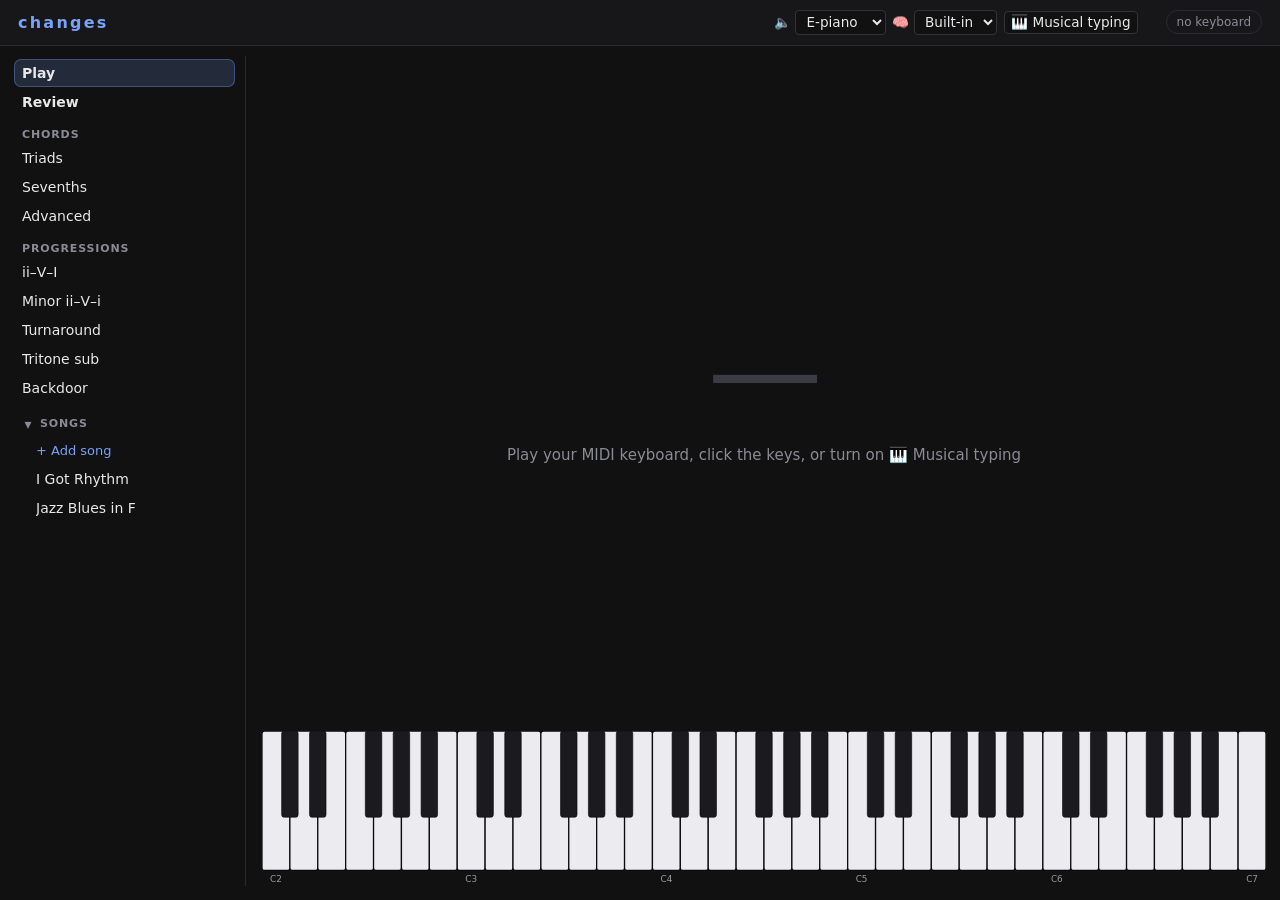
<file: index.html>
<!doctype html>
<html lang="en">
<head>
  <meta name="music-static" content="1">
  <link rel="icon" href="icon.svg" type="image/svg+xml">
  <meta charset="utf-8">
  <meta name="viewport" content="width=device-width, initial-scale=1">
  <title>Changes</title>
  <link rel="stylesheet" href="style.css">
</head>
<body>
  <header class="bar">
    <span class="brand">changes</span>
    <nav class="tabs" id="tabs"></nav>
    <span class="sound" id="sound">
      <label>🔈 <select id="sound-sel" title="what plays your notes"></select></label>
      <button id="twin-btn" hidden aria-expanded="false" title="adjust the S-1 twin's sound">⚙</button>
      <label>🧠 <select id="srs-sel" title="where review cards live"></select></label>
      <button id="typing-btn" title="musical typing: play from the computer keyboard (off)">🎹 Musical typing</button>
    </span>
    <span class="chip off" id="port-chip">no keyboard</span>
  </header>
  <main id="view-root"></main>
  <script type="module" src="main.js?v=practice2"></script>
</body>
</html>
</file>
<file: style.css>
:root {
  --bg: #111;
  --panel: #17171a;
  --line: #2a2a30;
  --ink: #e8e8ea;
  --dim: #8b8b95;
  --accent: #7aa2f7;
  --good: #22c55e;
  --bad: #ef4444;
  --warn: #eab308;
  font-family: system-ui, -apple-system, "Segoe UI", Roboto, Helvetica, Arial, sans-serif;
}

* { box-sizing: border-box; }

body {
  margin: 0;
  background: var(--bg);
  color: var(--ink);
  min-height: 100vh;
}

/* ── shell ─────────────────────────────────────────────── */
.bar {
  display: flex;
  align-items: center;
  gap: 18px;
  padding: 10px 18px;
  border-bottom: 1px solid var(--line);
  background: var(--panel);
  position: sticky;
  top: 0;
  z-index: 2;
}

.brand {
  font-weight: 600;
  letter-spacing: 0.14em;
  text-transform: lowercase;
  color: var(--accent);
}

.tabs { display: flex; gap: 6px; flex: 1; }
.tabs[hidden] { display: none; }      /* one view: no tab bar (main.js) */

.tabs button {
  background: none;
  border: 1px solid transparent;
  border-radius: 6px;
  color: var(--dim);
  padding: 5px 12px;
  font: inherit;
  font-size: 14px;
  cursor: pointer;
}
.tabs button:hover { color: var(--ink); }
.tabs button.active { color: var(--ink); border-color: var(--line); background: #1e1e23; }

.chip {
  font-size: 12px;
  padding: 4px 10px;
  border-radius: 999px;
  border: 1px solid var(--line);
  color: var(--dim);
  white-space: nowrap;
  max-width: 40vw;
  overflow: hidden;
  text-overflow: ellipsis;
}
.chip.on { color: var(--good); border-color: #1d4a2e; }
.chip.off { color: var(--dim); }

main { padding: 22px 18px 40px; max-width: 1100px; margin: 0 auto; }

/* ── trainer ───────────────────────────────────────────── */
.row { display: flex; gap: 10px; align-items: center; flex-wrap: wrap; }

select, .btn {
  background: #1e1e23;
  color: var(--ink);
  border: 1px solid var(--line);
  border-radius: 6px;
  padding: 7px 14px;
  font: inherit;
  font-size: 14px;
  cursor: pointer;
}
.btn:hover:not(:disabled) { border-color: var(--accent); }
.btn:disabled { opacity: 0.4; cursor: default; }
.btn.primary { background: var(--accent); border-color: var(--accent); color: #10131c; font-weight: 600; }

.card {
  position: relative;
  overflow: hidden;
  margin: 20px 0;
  padding: 26px 22px;
  background: var(--panel);
  border: 1px solid var(--line);
  border-radius: 10px;
}
/* the trainer's "Show keys" switch, beside Start / Skip / Stop */
.t-toggle { display: inline-flex; align-items: center; gap: 6px; font-size: 13px; color: var(--dim);
  cursor: pointer; user-select: none; }
.t-toggle input { margin: 0; accent-color: var(--accent); }
.t-toggle[hidden] { display: none; }
/* how far through the session: a thin bar on the card's bottom edge, no numbers */
.t-progress { position: absolute; left: 0; bottom: 0; height: 2px; width: 0; background: var(--accent);
  opacity: .75; transition: width 160ms linear; }

.chord {
  font-size: 64px;
  font-weight: 600;
  line-height: 1.05;
  letter-spacing: -0.02em;
}
.chord.idle { color: var(--dim); font-size: 34px; font-weight: 400; }
/* Sight-reading prompts: the same slot holds engraved notes instead of a name. */
.chord.staff { font-size: 0; line-height: 0; }
.chord.staff svg { display: block; max-width: 100%; height: auto; }

.prompt-line { color: var(--dim); margin-top: 8px; font-size: 15px; }


.verdict { margin-top: 16px; font-size: 15px; min-height: 22px; font-variant-numeric: tabular-nums; }
.verdict.ok { color: var(--good); }
.verdict.no { color: var(--bad); }

/* per-card grade breakdown (trainer `passed` events) */
.grade { margin-top: 10px; font-size: 14px; min-height: 20px; color: var(--dim);
         font-variant-numeric: tabular-nums; }
.grade .ease { font-weight: 600; padding: 1px 8px; border-radius: 999px;
               border: 1px solid var(--line); }
.grade .t-good { color: var(--good); }
.grade .t-warn { color: var(--warn); }
.grade .t-bad { color: var(--bad); }

.piano-wrap { width: 100%; overflow-x: auto; }
svg.piano { width: 100%; min-width: 640px; display: block; }
svg.piano rect { transition: fill 90ms linear; }
svg.piano text { fill: #9a9aa4; font-size: 7px; user-select: none; }
/* ⌨ musical typing: the computer key on each piano key it plays (keyboard.js) */
svg.piano text.kb-letter { fill: #202027; font-size: 13px; font-weight: 600; }
svg.piano text.kb-letter.on-black { fill: #f4f4f6; font-size: 10px; }

.summary { font-size: 15px; line-height: 1.7; }
.summary h3 { margin: 0 0 8px; font-size: 14px; text-transform: uppercase; letter-spacing: 0.1em; color: var(--dim); }

/* header sound controls */
.sound { display: inline-flex; gap: .4rem; align-items: center; margin-left: auto; margin-right: .6rem; font-size: .85rem; }
#srs-sel { max-width: 150px; }
.sound select, .sound button { background: #111; color: inherit; border: 1px solid #333; border-radius: 4px; padding: .15rem .4rem; font: inherit; }
.sound button:hover { border-color: #666; }
.sound button.on { border-color: var(--good); color: var(--good); }
</file>
